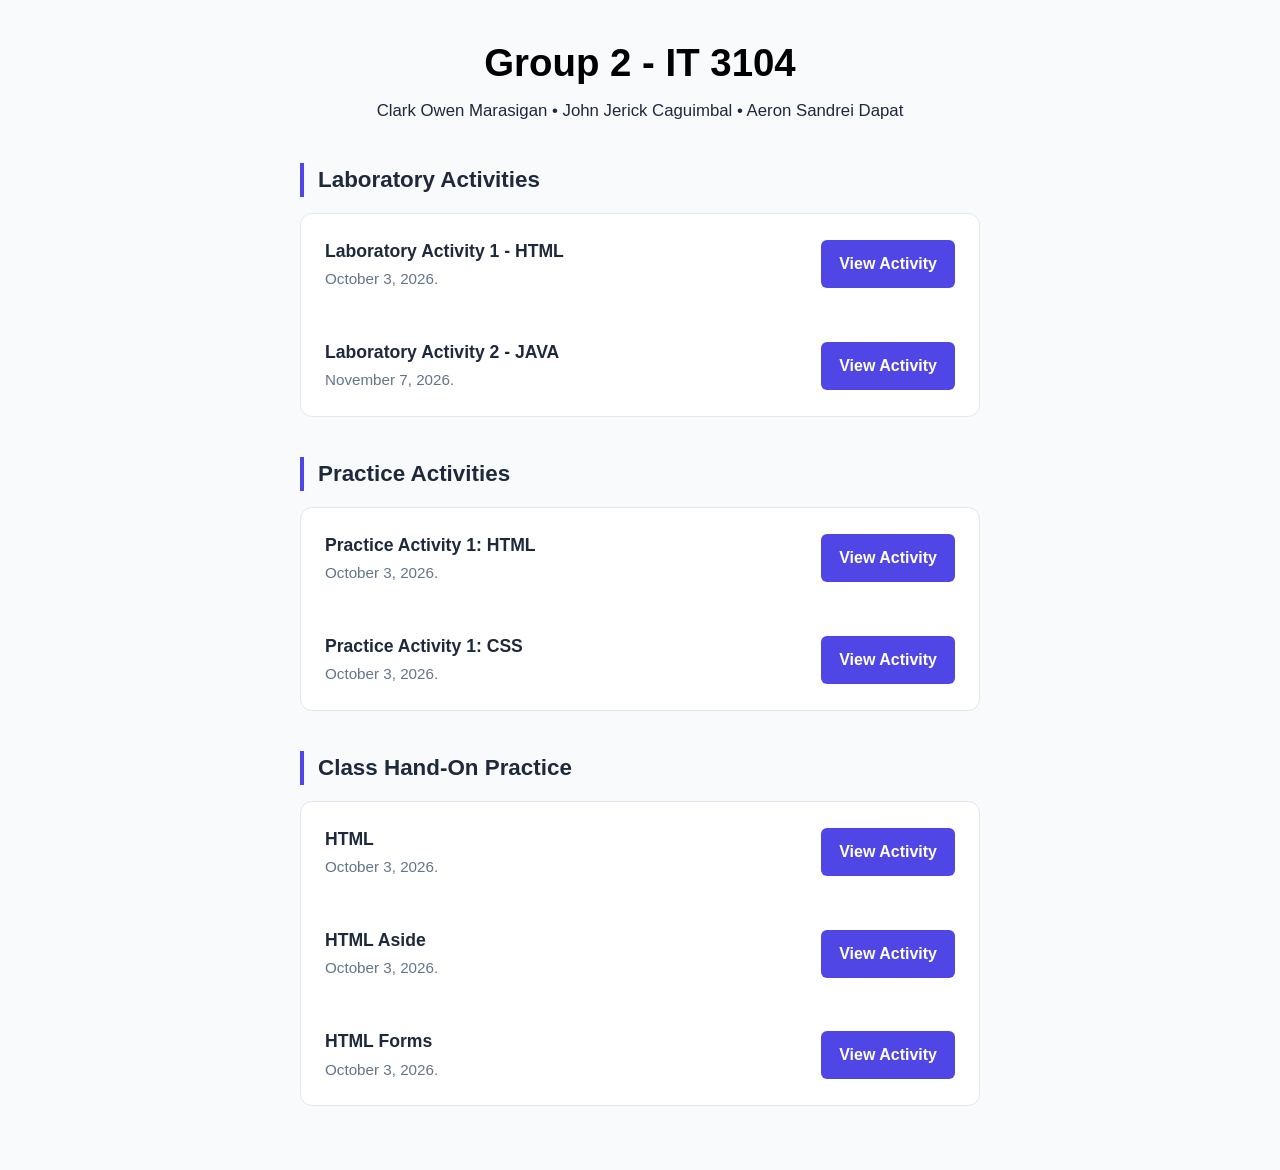
<file: index.html>
<!DOCTYPE html>
<html lang="en">
<head>
  <meta charset="UTF-8">
  <meta name="viewport" content="width=device-width, initial-scale=1">
  <title>Group 2 - IT 3104</title>
  <link rel="stylesheet" href="style.css">
</head>
<body>
  <main class="container">
    <header>
      <h1>Group 2 - IT 3104</h1>
      <p class="members">Clark Owen Marasigan &bull; John Jerick Caguimbal &bull; Aeron Sandrei Dapat</p>
    </header>

    <h2>Laboratory Activities</h2>
    <div class="card-list">
      <article class="card">
        <div>
          <h3>Laboratory Activity 1 - HTML</h3>
          <p class="date">October 3, 2026.</p>
        </div>
        <a class="btn" href="lab-act1\lab-act1.html">View Activity</a>
      </article>

      <article class="card">
        <div>
          <h3>Laboratory Activity 2 - JAVA</h3>
          <p class="date">November 7, 2026.</p>
        </div>
        <a class="btn" href="CaguimbalDapatMarasigan_LAB2_314\index.html">View Activity</a>
      </article>
    </div>

    <h2>Practice Activities</h2>
    <div class="card-list">
      <article class="card">
        <div>
          <h3>Practice Activity 1: HTML</h3>
          <p class="date">October 3, 2026.</p>
        </div>
        <a class="btn" href="practicehtml\practicehtml.html">View Activity</a>
      </article>

      <article class="card">
        <div>
          <h3>Practice Activity 1: CSS</h3>
          <p class="date">October 3, 2026.</p>
        </div>
        <a class="btn" href="practicecss\practicehtml.html">View Activity</a>
      </article>
    </div>

    <h2>Class Hand-On Practice</h2>
    <div class="card-list">
      <article class="card">
        <div>
          <h3>HTML</h3>
          <p class="date">October 3, 2026.</p>
        </div>
        <a class="btn" href="htmls\htmls.html">View Activity</a>
      </article>
      <article class="card">
        <div>
          <h3>HTML Aside</h3>
          <p class="date">October 3, 2026.</p>
        </div>
        <a class="btn" href="aside\aside.html">View Activity</a>
      </article>
      <article class="card">
        <div>
          <h3>HTML Forms</h3>
          <p class="date">October 3, 2026.</p>
        </div>
        <a class="btn" href="forms\forms.html">View Activity</a>
      </article>
    </div>
  </main>
</body>
</html>
</file>
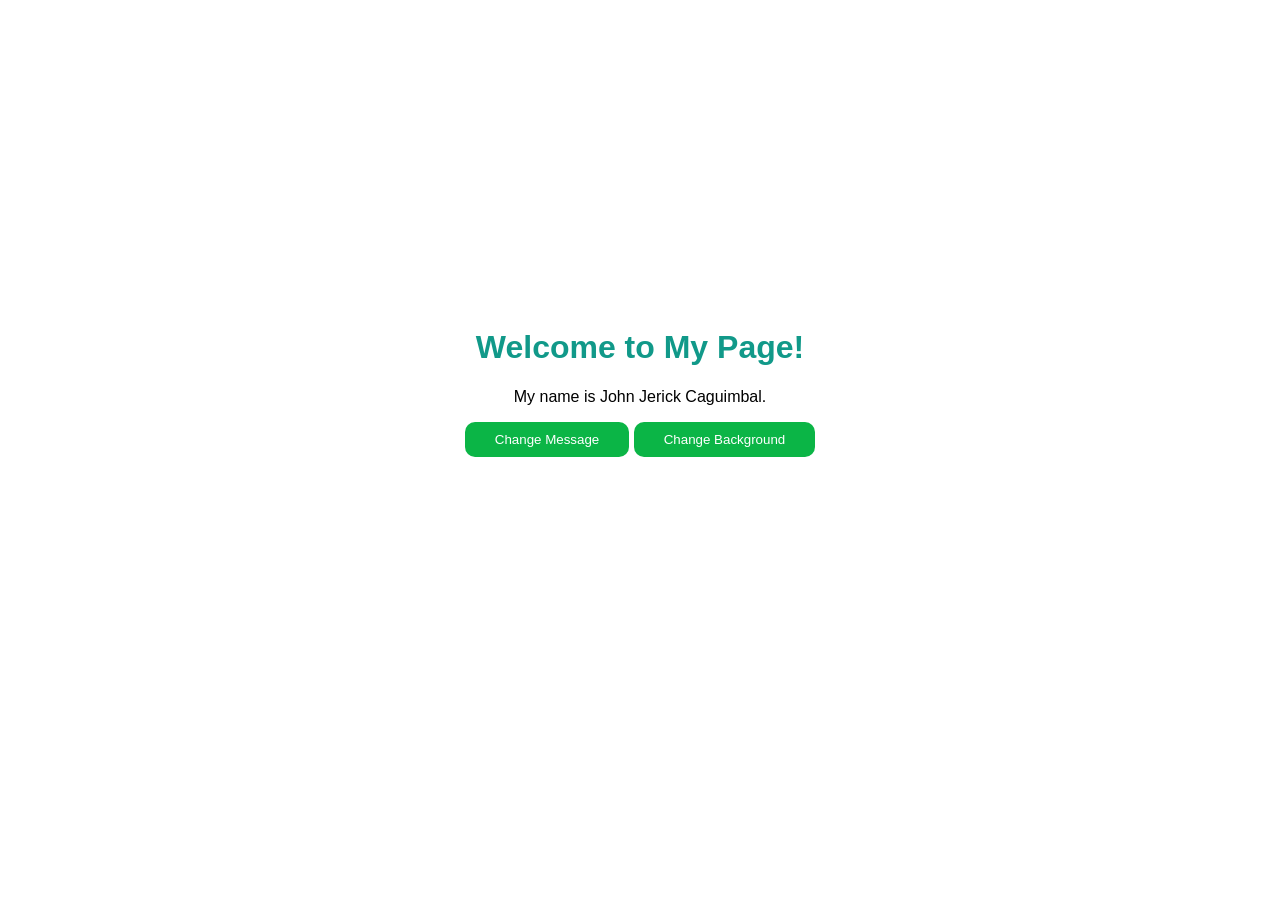
<file: CaguimbalDapatMarasigan_LAB2_314/index.html>
<!DOCTYPE html>
<html lang="en">
<head>
  <meta charset="UTF-8">
  <meta name="viewport" content="width=device-width, initial-scale=1.0">
  <title>My First Interactive Page</title>
  <link rel="stylesheet" href="style.css">
</head>
<body>
  <div class="container">
    <h1>Welcome to My Page!</h1>
    <p id="message">My name is John Jerick Caguimbal.</p>
    <div class="buttons">
      <button id="changeMessageBtn">Change Message</button>
      <button id="changeBgBtn">Change Background</button>
    </div>
  </div>
<script src="script.js"></script>
</body>
</html>
</file>
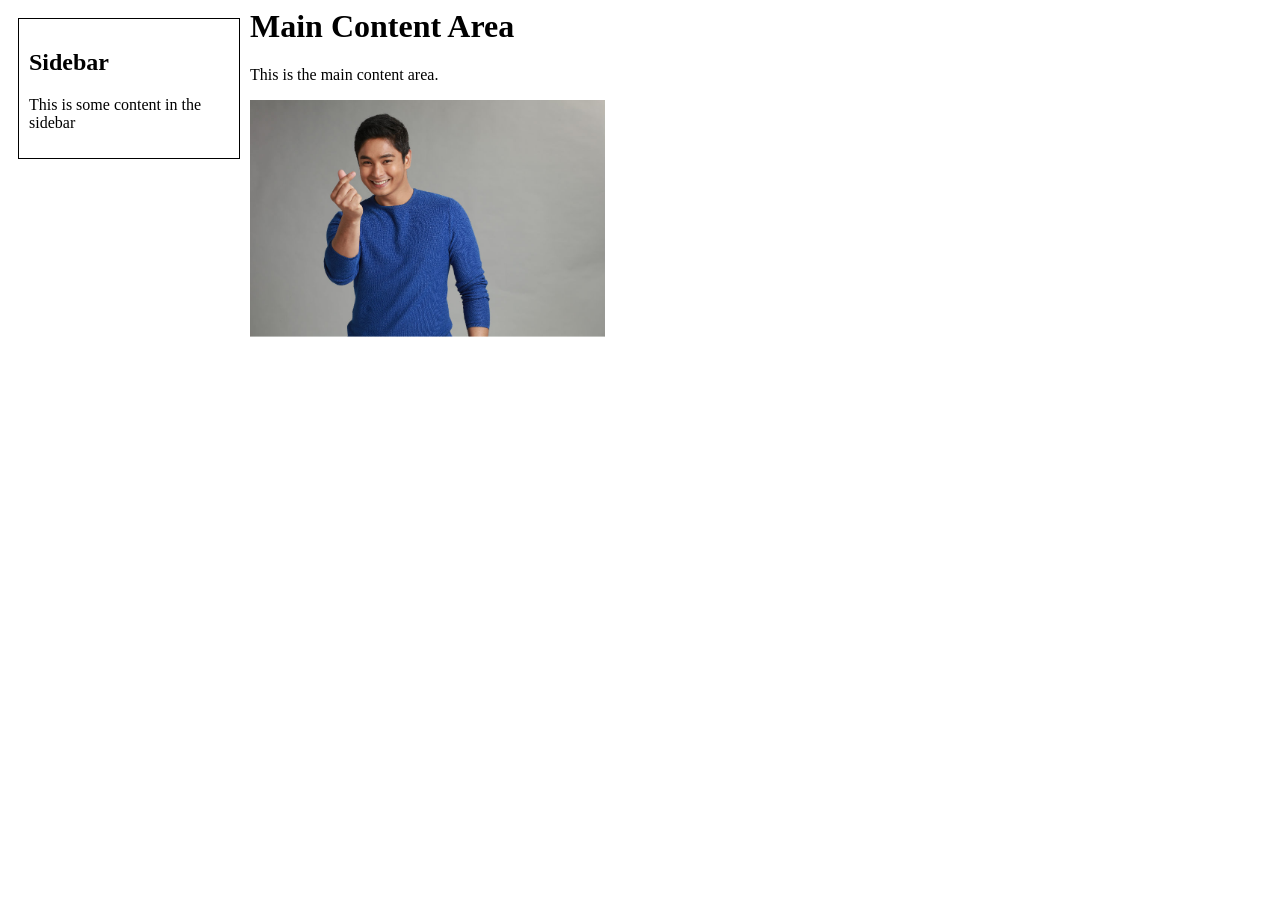
<file: aside/aside.html>
<style>
    main {
        padding: 10px;
        margin: 10px;

    }

    aside{
        width: 200px;
        border: 1px solid black;
        padding: 10px;
        margin: 10px;
        float: left;
    }
    </style>
    </head>
    <body>
        <aside>
            <h2> Sidebar </h2>
            <p> This is some content in the sidebar</p>
        </aside>
    </main>
    <h1> Main Content Area</h1>
    <p>This is the main content area.</p>
    </body>

<figure> 
    <img src="coco.jpg" 
    alt="Trulli" style="width:30%", height:auto>
    <figcaption></figcaption>
</figure>


</style>
</file>
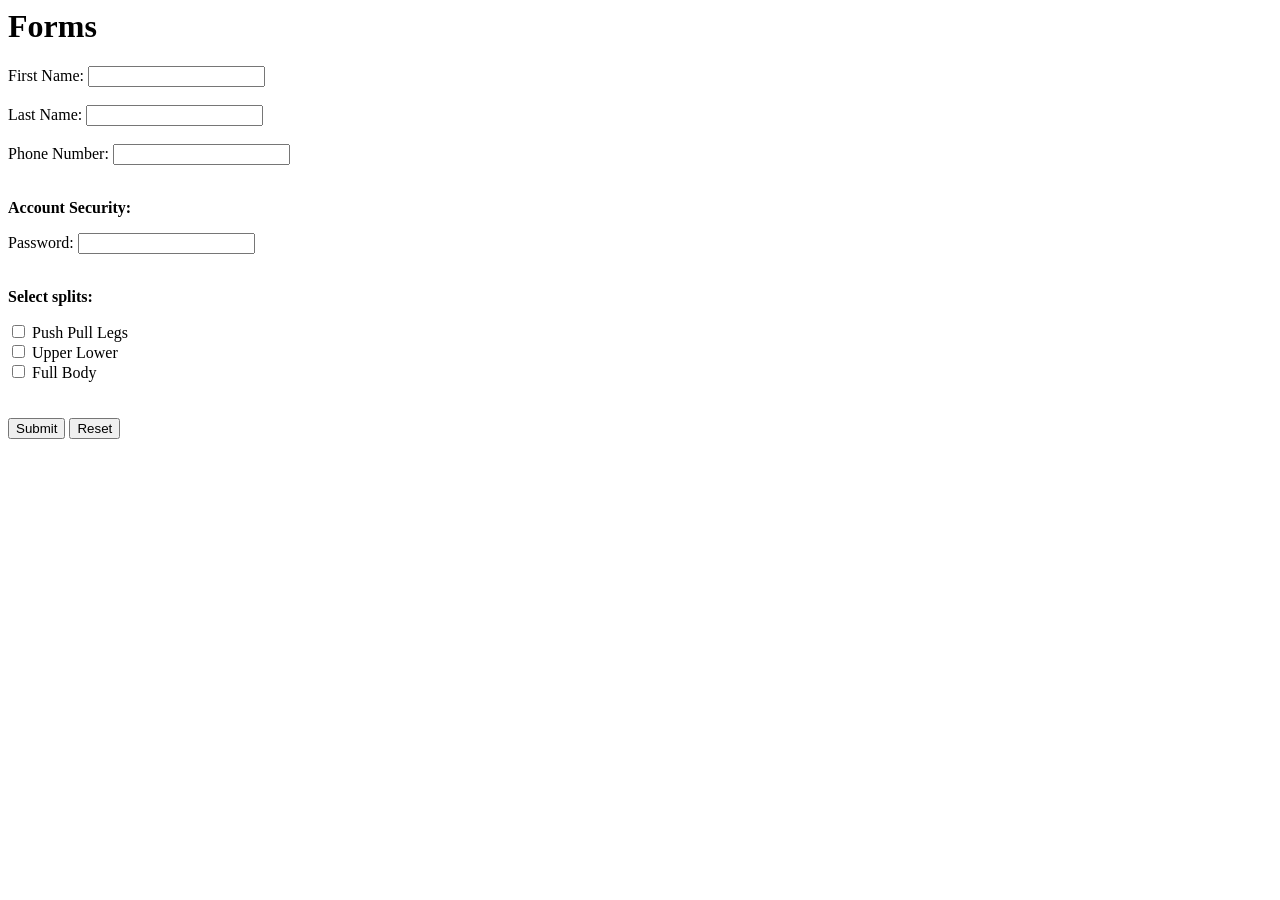
<file: forms/forms.html>
<head>
    <title>
        Forms
    </title>
</head>

<body>
    <h1>Forms</h1>
    <form>
        <label for="firstname">First Name: </label>
        <input type="text" name="firstname" id="firstname">
    <br>
    <br>
        <label for="lastname">Last Name: </label>
        <input type="text" name="lastname" id="lastname">
    <br>
    <br>
        <label for="phone">Phone Number: </label>
        <input type="tel" id="phone" pattern="[0-9]{4}-[0-9]{3}-[0-9]{4}">
    <br>
    <br>
        <p><b>Account Security:</b></p>
        <label for="password">Password: </label>
        <input type="password" name="password" id="password">
    <br>
    <br>
        <p><b>Select splits: </b></p>
        <input type="checkbox" id="char1" name="char1" value="ppl">
        <label for="char1">Push Pull Legs</label><br>

        <input type="checkbox" id="char2" name="char2" value="upperlower">
        <label for="char2">Upper Lower</label><br>

        <input type="checkbox" id="char3" name="char3" value="fullbody">
        <label for="char3">Full Body</label><br>    
    <br>
    <br>
        <button type="submit">Submit</button>
        <button type="Reset">Reset</button>
    </form>
</body>
</file>
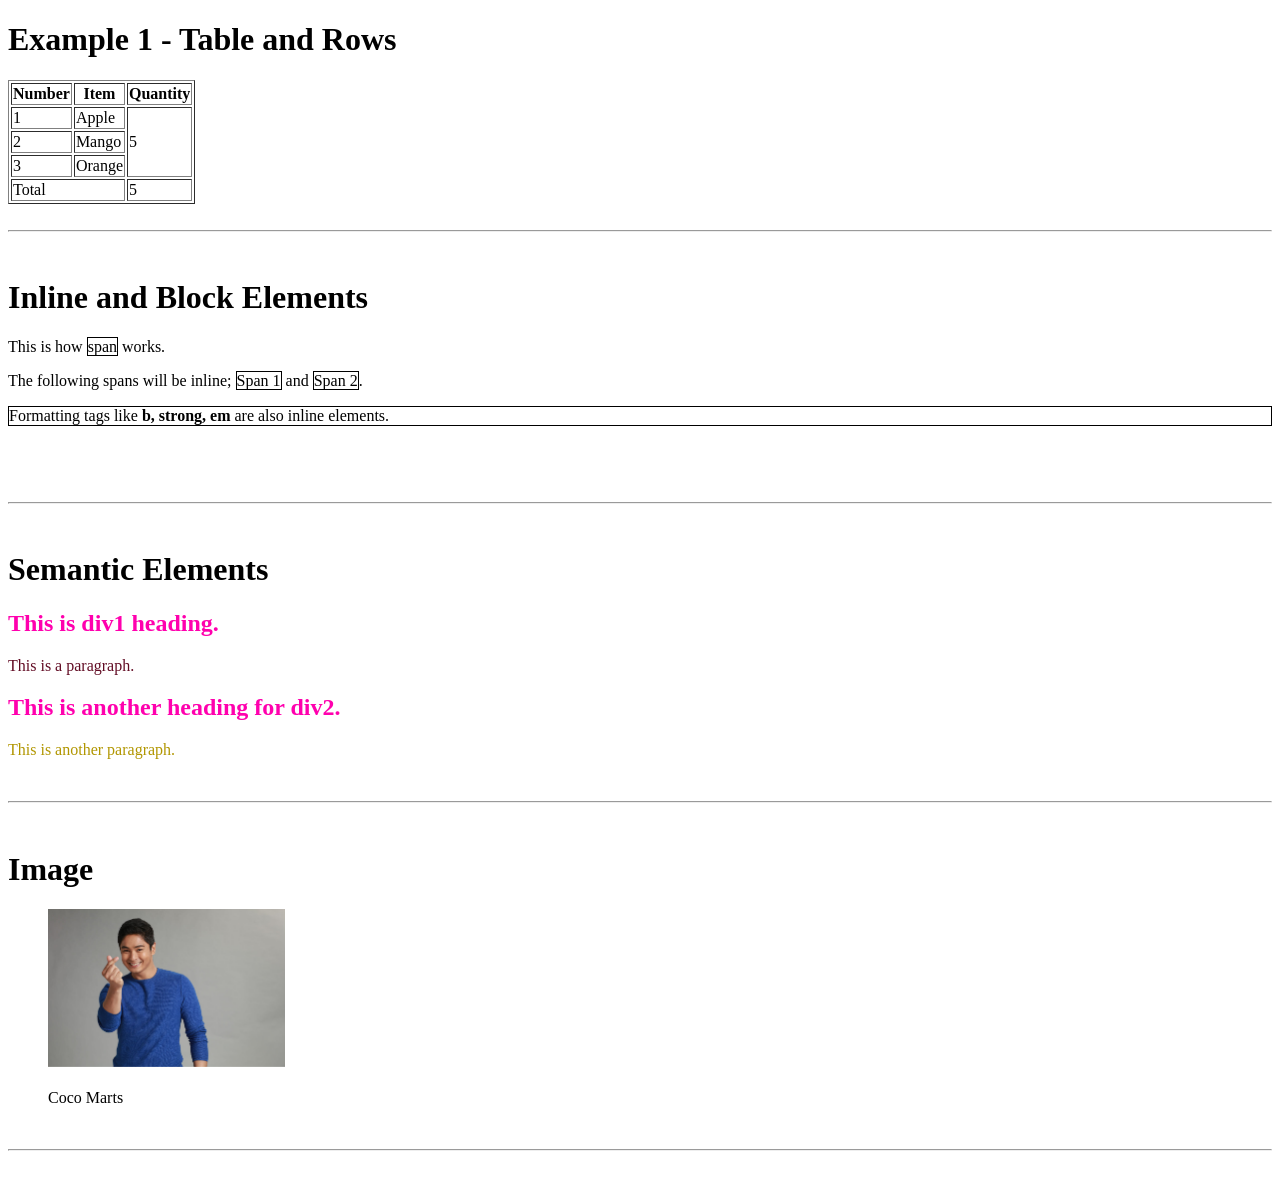
<file: htmls/htmls.html>
<!DOCTYPE html>
<html>

<head>
    <title>
        Example 7 - Inline Elements833338998
    </title>

    <style>
        h2 {
            color: rgb(255, 0, 174);
        }
        .div1 {
            color: rgb(98, 12, 36);
        }
        .div2 {
            color: rgb(177, 150, 0);
        }
    </style>

    <h1>Example 1 - Table and Rows</h1>

    <table border='1'>
        <tr>
            <th>Number</th>
            <th>Item</th>
            <th>Quantity</th>
        </tr>
        <tr>
            <td>1</td>
            <td>Apple</td>
            <td rowspan="3">5</td>
        </tr>
        <tr>
            <td>2</td>
            <td>Mango</td>
        </tr>
        <tr>
            <td>3</td>
            <td>Orange</td>
        </tr>
        <tr>
            <td colspan="2">Total</td>
            <td>5</td>
        </tr>
    </table>
    
    <br>
    <hr>
    <br>
    
</head>

<body>
    <h1>Inline and Block Elements</h1>
        <p>This is how <span style="border: 1px solid black">span</span> works. </p>
            <p>The following spans will be inline; 
                <span style="border: 1px solid black">Span 1</span>
                and 
                <span style="border: 1px solid black">Span 2</span>.
            </p>
        <p style="border: 1px solid black">Formatting tags like <b>b, strong, em</b> are also inline elements.</p><br>
    </p>

    <br>
    <hr>
    <br>

    <h1>Semantic Elements</h1>
        <div class="div1">
            <h2>This is div1 heading.</h2>
            <p>This is a paragraph.</p>
        </div>

        <div class="div2">
            <h2>This is another heading for div2.</h2>
            <p>This is another paragraph.</p>
        </div>

    <br>
    <hr>
    <br>
        
    <h1>Image</h1>
        <figure>
            <img src="coco.jpg" alt="CocoMarts" style="width:20%">
                <figcaption>
                    <br>Coco Marts
                </figcaption>
        </figure>
    
    <br>
    <hr>
    <br>

    </body>
</html>
</file>
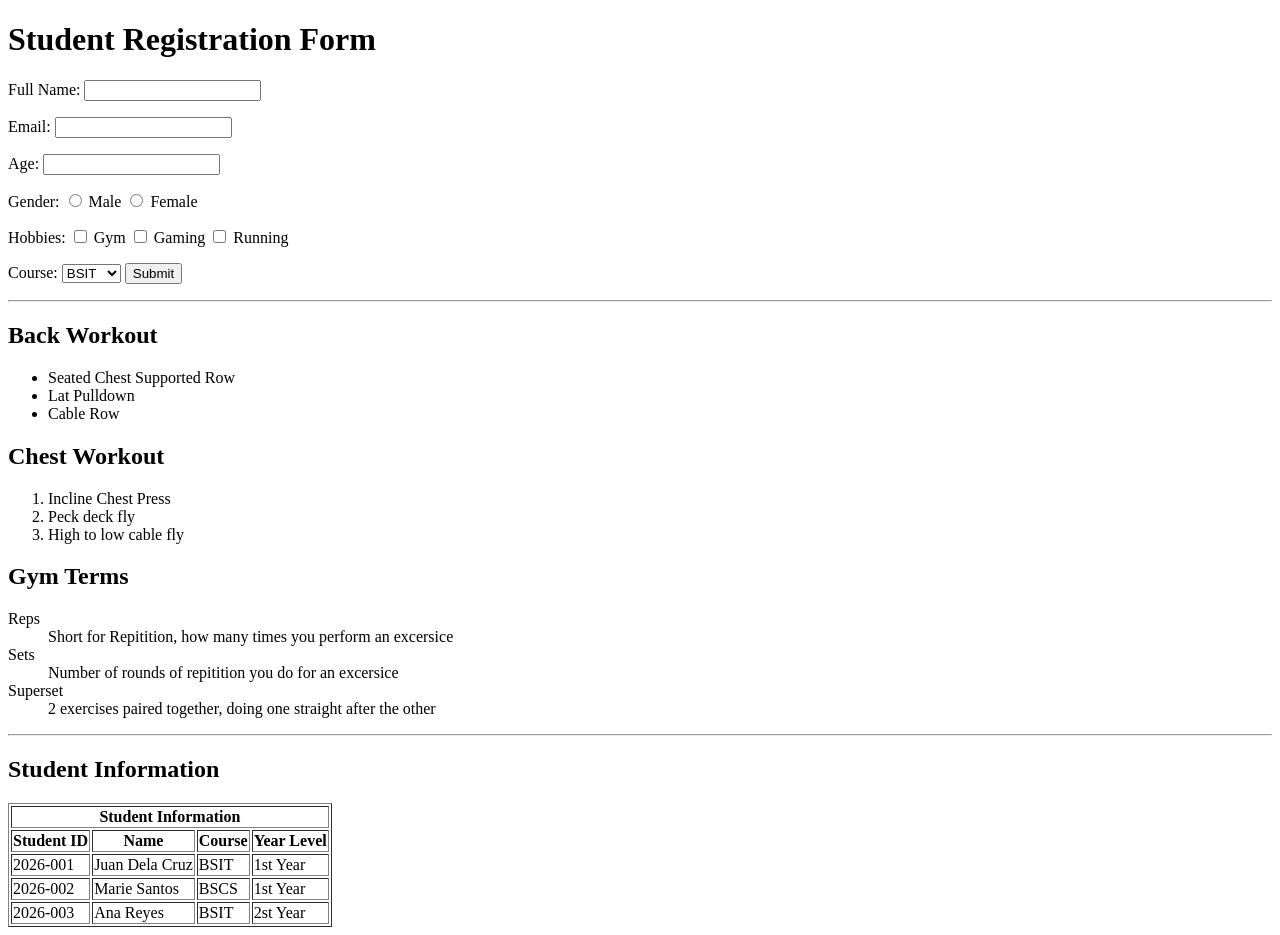
<file: lab-act1/lab-act1.html>
<!DOCTYPE html>
<html lang="en">
<head>
    <meta charset="UTF-8">
    <meta name="viewport" content="width=device-width, initial-scale=1.0">
    <title>Student Registration Form</title>
</head>
<body>
    <form>

    <h1>Student Registration Form</h1>


    <p id="fullname">Full Name: 
        <input type="text" name="fullname">
    </p>

    <p id="email">Email:
         <input type="text" name="email">
        </p>

    <p id="age">Age: 
        <input type="text" name="age">
    </p>


    <p id="gender">Gender: 
        <input type="radio" name="gender" value="male"> Male 
        <input type="radio" name="gender" value="female"> Female 
    </p>

    <p id="hobbies">Hobbies: 
        <input type="checkbox" name="hobbies" value="gym"> Gym 
        <input type="checkbox" name="hobbies" value="gaming"> Gaming 
        <input type="checkbox" name="hobbies" value="running"> Running 
    </p>

    <p id="course">Course: 
        <select name="course">
            <option id="bsit"> BSIT </option>
            <option id="bscs"> BSCS </option>
        </select>
        <button type="submit" value="submit"> Submit</button>
    </p>

    </form>

    <hr>

    <h2>Back Workout</h2>
    <ul>
        <li>Seated Chest Supported Row</li>
        <li>Lat Pulldown</li>
        <li>Cable Row</li>
    </ul>

    <h2>Chest Workout</h2>
    <ol>
        <li>Incline Chest Press</li>
        <li>Peck deck fly</li>
        <li>High to low cable fly</li>
    </ol>

    <h2>Gym Terms</h2>

    <dl>
        <dt>Reps</dt>
        <dd>Short for Repitition, how many times you perform an excersice</dd>

        <dt>Sets</dt>
        <dd>Number of rounds of repitition you do for an excersice</dd>

        <dt>Superset</dt>
        <dd>2 exercises paired together, doing one straight after the other</dd>
    </dl>

    <hr>

    <h2>Student Information</h2>

    <table border="1">
        <tr>
            <th colspan="4">Student Information</th>
        </tr>

        <tr>
            <th>Student ID</th>
            <th>Name</th>
            <th>Course</th>
            <th>Year Level</th>
        </tr>

        <tr>
            <td>2026-001</td>
            <td>Juan Dela Cruz</td>
            <td>BSIT</td>
            <td>1st Year</td>
        </tr>

        <tr>
            <td>2026-002</td>
            <td>Marie Santos</td>
            <td>BSCS</td>
            <td>1st Year</td>
        </tr>

        <tr>
            <td>2026-003</td>
            <td>Ana Reyes</td>
            <td>BSIT</td>
            <td>2st Year</td>
        </tr>

    </table>
</body>
</html>
</file>
<file: style.css>
:root {
  --bg: #f8fafc;
  --card: #ffffff;
  --text: #1e293b;
  --muted: #64748b;
  --border: #e2e8f0;
  --accent: #4f46e5;
  --accent-hover: #4338ca;
}

* { box-sizing: border-box; }

body {
  margin: 0;
  font-family: -apple-system, BlinkMacSystemFont, "Segoe UI", Roboto, Arial, sans-serif;
  background: var(--bg);
  color: var(--text);
  line-height: 1.5;
}

.container {
  max-width: 720px;
  margin: 0 auto;
  padding: 24px 20px 64px;
}

header { text-align: center; margin-bottom: 32px; }

header h1 {
  font-size: 2.4rem;
  line-height: 1.2;
  margin: 16px 0 12px;
  color: #000;
}

.members { margin: 0; font-size: 1.05rem; }

h2 {
  font-size: 1.4rem;
  margin: 40px 0 16px;
  padding-left: 14px;
  border-left: 4px solid var(--accent);
}

.card-list {
  background: var(--card);
  border: 1px solid var(--border);
  border-radius: 12px;
  overflow: hidden;
}

.card {
  display: flex;
  align-items: center;
  justify-content: space-between;
  gap: 16px;
  padding: 24px;
}

.card h3 { margin: 0 0 4px; font-size: 1.1rem; }
.date { margin: 0; color: var(--muted); font-size: 0.95rem; }

.btn {
  flex-shrink: 0;
  padding: 12px 18px;
  background: var(--accent);
  color: #fff;
  font-weight: 600;
  text-decoration: none;
  border-radius: 6px;
}
.btn:hover { background: var(--accent-hover); }
</file>
<file: CaguimbalDapatMarasigan_LAB2_314/style.css>
body {
  font-family: Arial, sans-serif;
  background-color: white;
  text-align: center;
  padding-top: 300px;
}

h1 {
  color: rgb(17, 153, 137);
}

button {
  background-color: rgb(11, 181, 70);
  color: white;
  padding: 10px 30px;
  border: none;
  border-radius: 10px;
}
</file>
